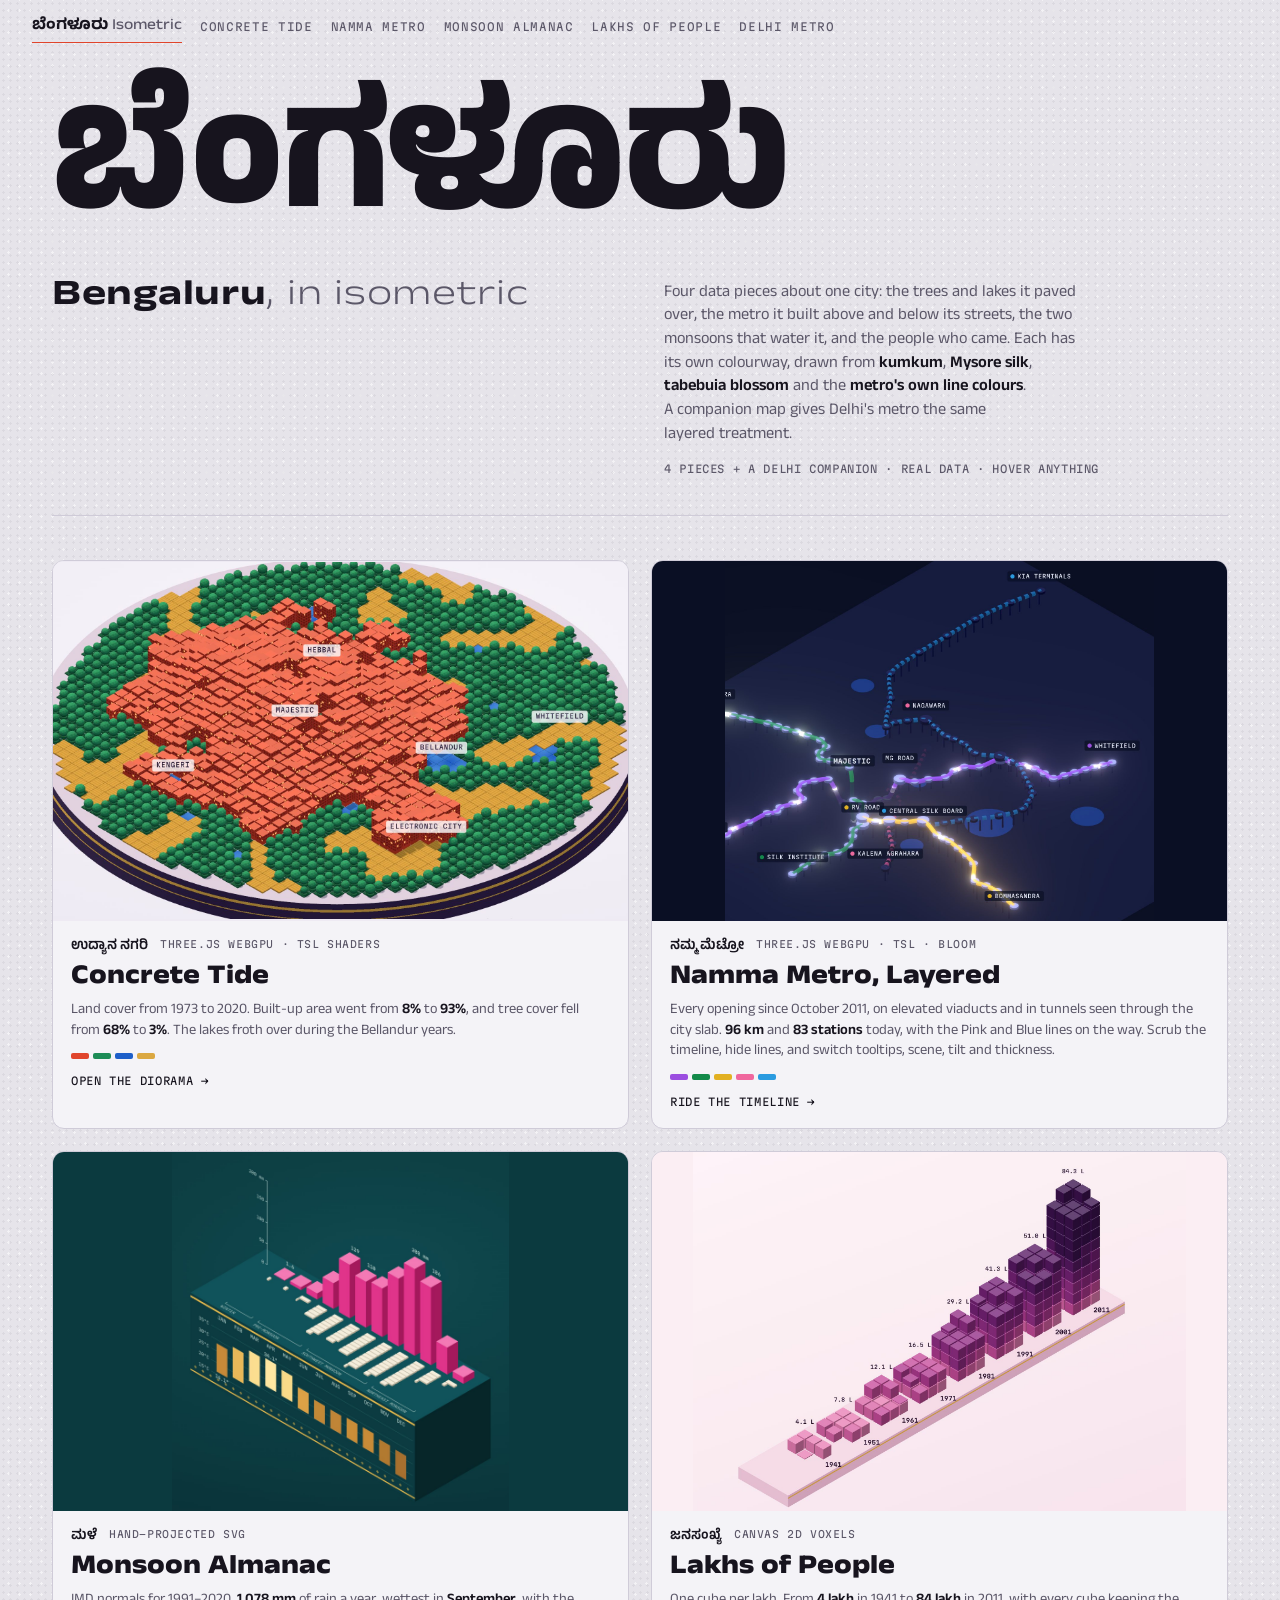
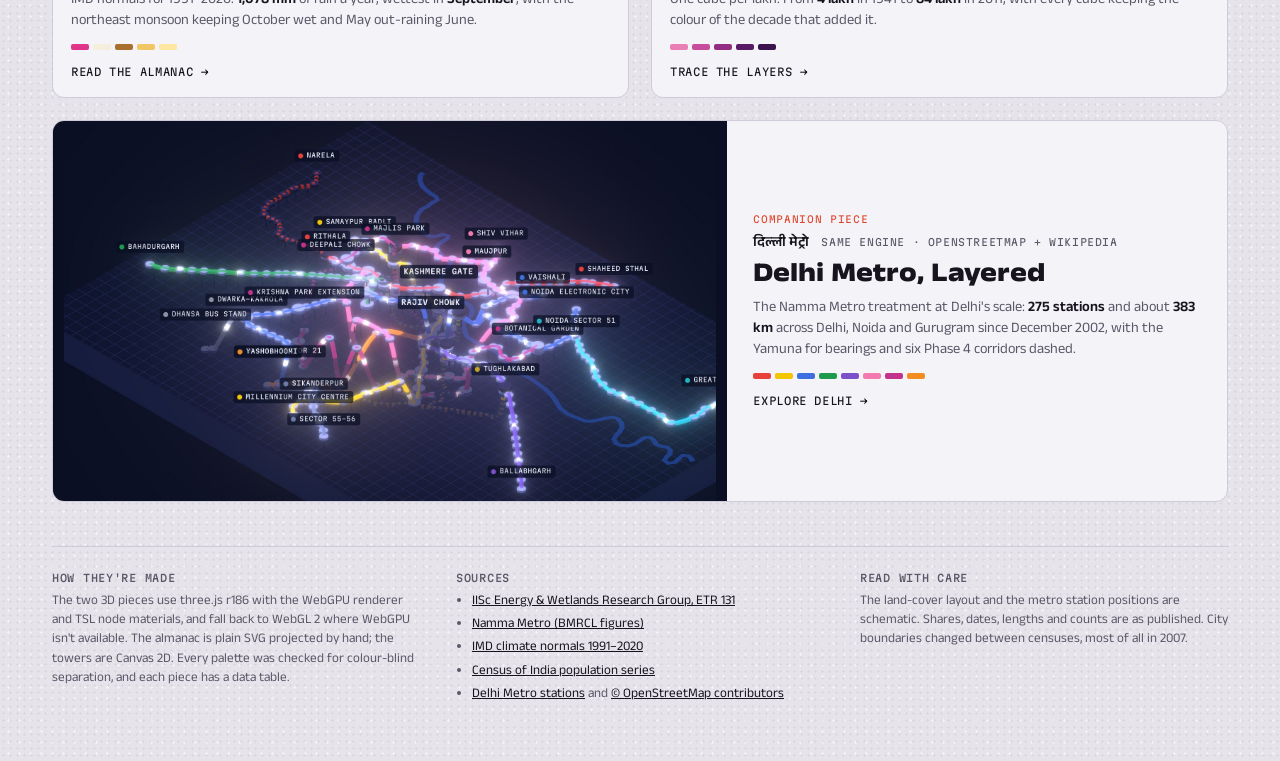
<file: index.html>
<!doctype html>
<html lang="en">
<head>
<meta charset="utf-8">
<meta name="viewport" content="width=device-width, initial-scale=1, viewport-fit=cover">
<meta name="description" content="Isometric data visualizations of Bengaluru: land cover since 1973, Namma Metro, monsoon climate normals and census population, plus a Delhi Metro companion map.">
<title>Isometric Bengaluru</title>
<link rel="preconnect" href="https://fonts.googleapis.com">
<link rel="preconnect" href="https://fonts.gstatic.com" crossorigin>
<link rel="stylesheet" href="https://fonts.googleapis.com/css2?family=Anek+Kannada:wdth,wght@75..125,300..800&family=Anek+Devanagari:wght@500..700&family=Martian+Mono:wght@300..600&display=swap">
<link rel="stylesheet" href="shared.css">
<script src="viz-only.js" defer></script>
<style>
/* Layout: a typographic masthead (the city's name in Kannada, set huge), then four cards, each a window
   in its own piece's colourway. One deliberate look: granite grey, like the Peninsular Gneiss under the city. */
:root {
  --bg: #E6E4EA;        /* granite */
  --ink: #17141E;
  --muted: #5B5768;
  --rule: #CFCBD8;
  --panel: #F4F3F7;
  --accent: #E0452C;    /* kumkum */
  color-scheme: light;
}
html, body { height: auto; }
body {
  background-color: var(--bg);
  background-image: radial-gradient(rgba(23,20,30,0.05) 1px, transparent 1.2px), radial-gradient(rgba(255,255,255,0.5) 1px, transparent 1.2px);
  background-size: 7px 7px, 11px 11px; background-position: 0 0, 3px 5px;
}
.page { max-width: 1240px; margin-inline: auto; padding: 8px var(--gutter) 56px; display: grid; gap: 44px; }
.mast { display: grid; grid-template-columns: minmax(0, 1fr) minmax(0, 1fr); gap: 22px 48px; align-items: end; padding-top: 44px; border-bottom: 1px solid var(--rule); padding-bottom: 28px; }
.mast h1 { margin: 0; line-height: 0.9; display: contents; }
.mast h1 .kn { grid-column: 1 / -1; display: block; line-height: 1; font-family: var(--display); font-weight: 800; font-size: clamp(4.2rem, 1.5rem + 11vw, 10.5rem); letter-spacing: -0.02em; }
.mast h1 .lat { display: block; align-self: start; font-family: var(--display); font-weight: 300; font-stretch: 125%; font-size: clamp(1.3rem, 0.9rem + 1.8vw, 2.25rem); letter-spacing: 0.02em; color: var(--muted); }
.mast h1 .lat b { font-weight: 700; color: var(--ink); }
.mast .lede { margin: 0; max-width: 46ch; font-size: 1.02rem; color: var(--muted); text-wrap: pretty; }
.mast .lede b { color: var(--ink); font-weight: 600; }
.meta { font-family: var(--mono); font-size: 0.66rem; letter-spacing: 0.06em; text-transform: uppercase; color: var(--muted); margin-top: 14px; }

.grid { display: grid; grid-template-columns: repeat(2, minmax(0, 1fr)); gap: 22px; }
.card { display: grid; grid-template-rows: auto 1fr; text-decoration: none; color: var(--ink); background: var(--panel); border: 1px solid var(--rule); border-radius: 12px; overflow: hidden; transition: transform 0.25s ease, box-shadow 0.25s ease; }
.card:hover { transform: translateY(-3px); box-shadow: 0 16px 40px rgba(23, 20, 30, 0.14); }
.card:focus-visible { outline: 3px solid var(--accent); outline-offset: 3px; }
.shot { background: var(--card-bg); aspect-ratio: 16 / 10; position: relative; overflow: hidden; max-width: 100%; }
.shot img { position: absolute; inset: 0; width: 100%; height: 100%; object-fit: contain; display: block; transition: transform 0.6s ease; }
.card:hover .shot img { transform: scale(1.03); }
.body { padding: 16px 18px 18px; display: grid; gap: 8px; align-content: start; }
.tagline { display: flex; flex-wrap: wrap; gap: 6px 12px; font-family: var(--mono); font-size: 0.62rem; letter-spacing: 0.06em; text-transform: uppercase; color: var(--muted); }
.tagline .k { font-family: var(--display); font-size: 0.86rem; letter-spacing: 0; text-transform: none; color: var(--ink); font-weight: 600; }
.body h2 { margin: 0; font-family: var(--display); font-weight: 800; font-stretch: 115%; font-size: 1.7rem; line-height: 1; text-wrap: balance; }
.body p { margin: 0; color: var(--muted); font-size: 0.9rem; text-wrap: pretty; }
.body p b { color: var(--ink); font-weight: 600; }
.swatches { display: flex; gap: 4px; margin-top: 4px; }
.swatches i { width: 18px; height: 6px; border-radius: 2px; display: block; }
.open { font-family: var(--mono); font-size: 0.66rem; letter-spacing: 0.06em; text-transform: uppercase; color: var(--ink); margin-top: 6px; }

.card.wide { grid-column: 1 / -1; grid-template-columns: minmax(0, 1.35fr) minmax(0, 1fr); grid-template-rows: none; }
.card.wide .shot { aspect-ratio: 16 / 9; height: 100%; }
.card.wide .body { align-content: center; padding: 22px 26px; }
.companion { font-family: var(--mono); font-size: 0.6rem; letter-spacing: 0.07em; text-transform: uppercase; color: var(--accent); }
.foot { display: grid; grid-template-columns: repeat(3, minmax(0, 1fr)); gap: 24px 36px; border-top: 1px solid var(--rule); padding-top: 24px; }
.foot h3 { font-family: var(--mono); font-weight: 500; font-size: 0.64rem; letter-spacing: 0.07em; text-transform: uppercase; color: var(--muted); margin: 0 0 8px; }
.foot p, .foot li { font-size: 0.82rem; color: var(--muted); margin: 0; }
.foot ul { margin: 0; padding-left: 16px; display: grid; gap: 4px; }
.foot a { color: var(--ink); }
@media (max-width: 860px) {
  .mast { grid-template-columns: 1fr; }
  .grid { grid-template-columns: 1fr; }
  .card.wide { grid-template-columns: 1fr; }
  .foot { grid-template-columns: 1fr; }
}
@media (prefers-reduced-motion: reduce) { .card, .shot img { transition: none; } .card:hover { transform: none; } }
</style>
</head>
<body>
<nav class="series" aria-label="Isometric Bengaluru">
  <a class="home" href="index.html" aria-current="page">ಬೆಂಗಳೂರು <span>Isometric</span></a>
  <a href="landcover.html">Concrete Tide</a>
  <a href="metro.html">Namma Metro</a>
  <a href="monsoon.html">Monsoon Almanac</a>
  <a href="people.html">Lakhs of People</a>
  <a href="delhi-metro.html">Delhi Metro</a>
</nav>
<main class="page">
  <header class="mast">
    <h1><span class="kn">ಬೆಂಗಳೂರು</span><span class="lat"><b>Bengaluru</b>, in isometric</span></h1>
    <div>
      <p class="lede">Four data pieces about one city: the trees and lakes it paved over, the metro it built above and below its streets, the two monsoons that water it, and the people who came. Each has its own colourway, drawn from <b>kumkum</b>, <b>Mysore silk</b>, <b>tabebuia blossom</b> and the <b>metro's own line colours</b>. A companion map gives Delhi's metro the same layered treatment.</p>
      <p class="meta">4 pieces + a Delhi companion · real data · hover anything</p>
    </div>
  </header>

  <section class="grid" aria-label="Pieces">
    <a class="card" href="landcover.html" style="--card-bg:#EEEAF3">
      <div class="shot"><img src="thumbs/landcover.jpg" alt="Voxel disc of Bengaluru in 2002: red built-up blocks spreading from the centre through green tree canopies, ochre fields and blue lakes" width="1700" height="1056"></div>
      <div class="body">
        <div class="tagline"><span class="k">ಉದ್ಯಾನ ನಗರಿ</span><span>three.js WebGPU · TSL shaders</span></div>
        <h2>Concrete Tide</h2>
        <p>Land cover from 1973 to 2020. Built-up area went from <b>8%</b> to <b>93%</b>, and tree cover fell from <b>68%</b> to <b>3%</b>. The lakes froth over during the Bellandur years.</p>
        <div class="swatches" aria-hidden="true"><i style="background:#E0452C"></i><i style="background:#1D8C57"></i><i style="background:#1E5FC9"></i><i style="background:#DBA842"></i></div>
        <span class="open">Open the diorama →</span>
      </div>
    </a>
    <a class="card" href="metro.html" style="--card-bg:#0A0F24">
      <div class="shot"><img src="thumbs/metro.jpg" alt="Night-time isometric slab of Bengaluru with glowing purple, green and yellow metro lines, and dashed pink and blue lines under construction" width="1432" height="1200"></div>
      <div class="body">
        <div class="tagline"><span class="k">ನಮ್ಮ ಮೆಟ್ರೋ</span><span>three.js WebGPU · TSL · bloom</span></div>
        <h2>Namma Metro, Layered</h2>
        <p>Every opening since October 2011, on elevated viaducts and in tunnels seen through the city slab. <b>96 km</b> and <b>83 stations</b> today, with the Pink and Blue lines on the way. Scrub the timeline, hide lines, and switch tooltips, scene, tilt and thickness.</p>
        <div class="swatches" aria-hidden="true"><i style="background:#9B4DE0"></i><i style="background:#138A4A"></i><i style="background:#E2B022"></i><i style="background:#F0679E"></i><i style="background:#2A9BE0"></i></div>
        <span class="open">Ride the timeline →</span>
      </div>
    </a>
    <a class="card" href="monsoon.html" style="--card-bg:#0B3A3F">
      <div class="shot"><img src="thumbs/monsoon.jpg" alt="Isometric almanac on a teal plinth: pink rain-gauge columns for each month, cream tiles for rainy days, and gold temperature bars on the front face" width="1480" height="1580"></div>
      <div class="body">
        <div class="tagline"><span class="k">ಮಳೆ</span><span>hand-projected SVG</span></div>
        <h2>Monsoon Almanac</h2>
        <p>IMD normals for 1991–2020. <b>1,078 mm</b> of rain a year, wettest in <b>September</b>, with the northeast monsoon keeping October wet and May out-raining June.</p>
        <div class="swatches" aria-hidden="true"><i style="background:#E0338A"></i><i style="background:#F6EEDC"></i><i style="background:#A8702E"></i><i style="background:#F1C766"></i><i style="background:#FFE7A1"></i></div>
        <span class="open">Read the almanac →</span>
      </div>
    </a>
    <a class="card" href="people.html" style="--card-bg:#FBEEF3">
      <div class="shot"><img src="thumbs/people.jpg" alt="Eight isometric towers of pink-to-aubergine cubes rising toward the back, one per census from 1941 to 2011" width="1760" height="1284"></div>
      <div class="body">
        <div class="tagline"><span class="k">ಜನಸಂಖ್ಯೆ</span><span>Canvas 2D voxels</span></div>
        <h2>Lakhs of People</h2>
        <p>One cube per lakh. From <b>4 lakh</b> in 1941 to <b>84 lakh</b> in 2011, with every cube keeping the colour of the decade that added it.</p>
        <div class="swatches" aria-hidden="true"><i style="background:#E97FB5"></i><i style="background:#C74C9B"></i><i style="background:#932D84"></i><i style="background:#581A64"></i><i style="background:#3B124E"></i></div>
        <span class="open">Trace the layers →</span>
      </div>
    </a>
    <a class="card wide" href="delhi-metro.html" style="--card-bg:#0A0F24">
      <div class="shot"><img src="thumbs/delhi.jpg" alt="Night-time isometric slab of the Delhi region with the Yamuna crossing it and a dense web of glowing metro lines, Phase 4 corridors dashed" width="1840" height="1070"></div>
      <div class="body">
        <span class="companion">Companion piece</span>
        <div class="tagline"><span class="k" lang="hi" style="font-family:'Anek Devanagari', var(--display)">दिल्ली मेट्रो</span><span>same engine · OpenStreetMap + Wikipedia</span></div>
        <h2>Delhi Metro, Layered</h2>
        <p>The Namma Metro treatment at Delhi's scale: <b>275 stations</b> and about <b>383 km</b> across Delhi, Noida and Gurugram since December 2002, with the Yamuna for bearings and six Phase 4 corridors dashed.</p>
        <div class="swatches" aria-hidden="true"><i style="background:#E8413C"></i><i style="background:#F2C500"></i><i style="background:#3D6FE0"></i><i style="background:#1E9A4C"></i><i style="background:#7B4FC9"></i><i style="background:#F37AAE"></i><i style="background:#C2338A"></i><i style="background:#F28C1E"></i></div>
        <span class="open">Explore Delhi →</span>
      </div>
    </a>
  </section>

  <footer class="foot">
    <div>
      <h3>How they're made</h3>
      <p>The two 3D pieces use three.js r186 with the WebGPU renderer and TSL node materials, and fall back to WebGL 2 where WebGPU isn't available. The almanac is plain SVG projected by hand; the towers are Canvas 2D. Every palette was checked for colour-blind separation, and each piece has a data table.</p>
    </div>
    <div>
      <h3>Sources</h3>
      <ul>
        <li><a href="https://wgbis.ces.iisc.ac.in/energy/water/paper/ETR131/section6.html" target="_blank" rel="noopener">IISc Energy &amp; Wetlands Research Group, ETR 131</a></li>
        <li><a href="https://en.wikipedia.org/wiki/Namma_Metro" target="_blank" rel="noopener">Namma Metro (BMRCL figures)</a></li>
        <li><a href="https://en.wikipedia.org/wiki/Bangalore#Climate" target="_blank" rel="noopener">IMD climate normals 1991–2020</a></li>
        <li><a href="https://en.wikipedia.org/wiki/Bangalore#Demographics" target="_blank" rel="noopener">Census of India population series</a></li>
        <li><a href="https://en.wikipedia.org/wiki/List_of_Delhi_Metro_stations" target="_blank" rel="noopener">Delhi Metro stations</a> and <a href="https://www.openstreetmap.org/copyright" target="_blank" rel="noopener">© OpenStreetMap contributors</a></li>
      </ul>
    </div>
    <div>
      <h3>Read with care</h3>
      <p>The land-cover layout and the metro station positions are schematic. Shares, dates, lengths and counts are as published. City boundaries changed between censuses, most of all in 2007.</p>
    </div>
  </footer>
</main>
</body>
</html>
</file>
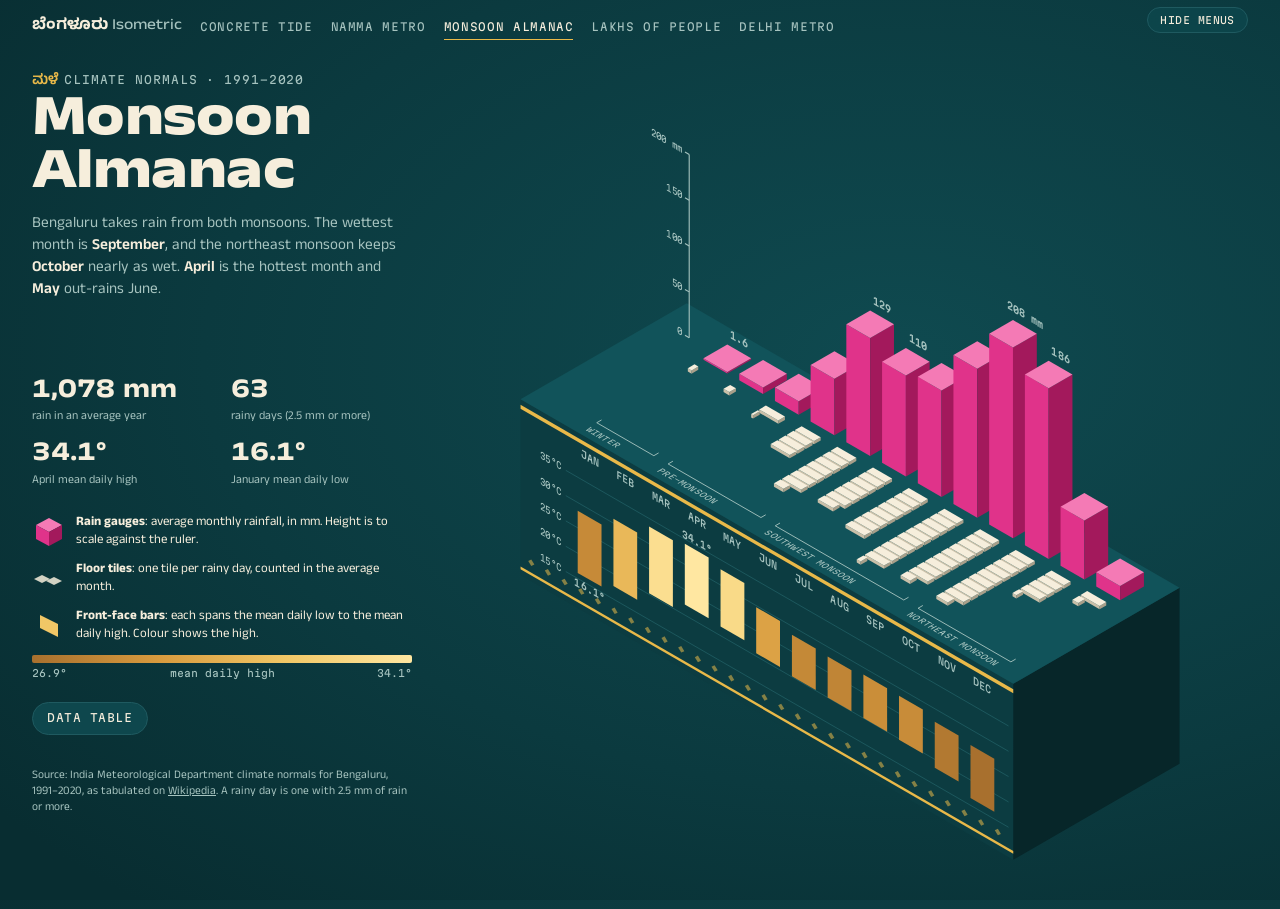
<file: monsoon.html>
<!doctype html>
<html lang="en">
<head>
<meta charset="utf-8">
<meta name="viewport" content="width=device-width, initial-scale=1, viewport-fit=cover">
<title>Monsoon Almanac</title>
<link rel="preconnect" href="https://fonts.googleapis.com">
<link rel="preconnect" href="https://fonts.gstatic.com" crossorigin>
<link rel="stylesheet" href="https://fonts.googleapis.com/css2?family=Anek+Kannada:wdth,wght@75..125,300..800&family=Martian+Mono:wght@300..600&display=swap">
<link rel="stylesheet" href="shared.css">
<style>
/* Layout: a Mysore-silk colourway. Text column on the left, one hand-projected isometric almanac on the right:
   rain gauges on the floor, temperature range bars on the back wall, rainy days laid out as floor tiles. */
:root {
  --bg: #0B3A3F;        /* peacock body */
  --ink: #F6EEDC;       /* raw-silk cream */
  --muted: #A6C3BF;
  --rule: #1F5A60;
  --panel: #0E474D;
  --accent: #E9B949;    /* zari gold */
  --rain: #E0338A;      /* rani pink */
  --rain-top: #F47AB5;
  --rain-side: #A3195C;
  color-scheme: dark;
}
body { background: radial-gradient(90% 80% at 70% 40%, #0F4A50 0%, var(--bg) 60%, #082D31 100%); background-color: var(--bg); }
.wrap { display: grid; grid-template-columns: minmax(280px, 380px) minmax(0, 1fr); grid-template-areas: "head fig" "rest fig"; align-content: start; gap: 24px 40px; padding: 18px var(--gutter) 28px; align-items: start; max-width: 1400px; margin-inline: auto; }
.head { grid-area: head; padding-top: 10px; }
.text { grid-area: rest; display: grid; gap: 22px; align-content: start; }
.facts { display: grid; grid-template-columns: 1fr 1fr; gap: 14px 18px; }
.fact b { display: block; font-family: var(--display); font-weight: 700; font-stretch: 115%; font-size: 1.7rem; line-height: 1; font-variant-numeric: tabular-nums; }
.fact span { font-size: 0.74rem; color: var(--muted); }
.key { display: grid; gap: 10px; font-size: 0.8rem; }
.key .row { display: grid; grid-template-columns: 34px 1fr; gap: 10px; align-items: center; }
.key svg { display: block; }
.ramp { height: 8px; border-radius: 2px; background: linear-gradient(90deg, #A8702E, #D89A3E, #F1C766, #FFE7A1); }
.ramp-scale { display: flex; justify-content: space-between; font-family: var(--mono); font-size: 0.62rem; color: var(--muted); margin-top: 3px; font-variant-numeric: tabular-nums; }
.figure { grid-area: fig; min-width: 0; position: relative; }
.figure svg { display: block; width: 100%; height: auto; max-height: calc(100vh - 80px); }
.figure svg text { font-family: var(--mono); fill: var(--muted); }
.m { cursor: pointer; transition: opacity 0.2s; }
.dimmed .m:not(.hot) { opacity: 0.35; }
.actions { display: flex; gap: 8px; flex-wrap: wrap; }
@media (max-width: 860px) {
  .wrap { grid-template-columns: 1fr; grid-template-areas: "head" "fig" "rest"; }
  .figure { overflow-x: auto; }
  .figure svg { max-height: none; min-width: 760px; }
}
</style>
<script src="viz-only.js" defer></script>
</head>
<body>
<nav class="series" aria-label="Isometric Bengaluru">
  <a class="home" href="index.html">ಬೆಂಗಳೂರು <span>Isometric</span></a>
  <a href="landcover.html">Concrete Tide</a>
  <a href="metro.html">Namma Metro</a>
  <a href="monsoon.html" aria-current="page">Monsoon Almanac</a>
  <a href="people.html">Lakhs of People</a>
  <a href="delhi-metro.html">Delhi Metro</a>
</nav>
<main class="wrap">
  <header class="head">
      <p class="eyebrow"><span class="kn">ಮಳೆ</span>Climate normals · 1991–2020</p>
      <h1 class="title">Monsoon Almanac</h1>
      <p class="dek">Bengaluru takes rain from both monsoons. The wettest month is <b>September</b>, and the northeast monsoon keeps <b>October</b> nearly as wet. <b>April</b> is the hottest month and <b>May</b> out-rains June.</p>
  </header>
  <section class="text">
    <div class="facts">
      <div class="fact"><b id="fTotal">1,078 mm</b><span>rain in an average year</span></div>
      <div class="fact"><b id="fDays">63</b><span>rainy days (2.5 mm or more)</span></div>
      <div class="fact"><b>34.1°</b><span>April mean daily high</span></div>
      <div class="fact"><b>16.1°</b><span>January mean daily low</span></div>
    </div>
    <div class="key">
      <div class="row"><svg width="34" height="30" viewBox="0 0 34 30" aria-hidden="true"><polygon points="4,8 17,1 30,8 17,15" fill="var(--rain-top)"/><polygon points="4,8 17,15 17,29 4,22" fill="var(--rain)"/><polygon points="17,15 30,8 30,22 17,29" fill="var(--rain-side)"/></svg><span><b>Rain gauges</b>: average monthly rainfall, in mm. Height is to scale against the ruler.</span></div>
      <div class="row"><svg width="34" height="18" viewBox="0 0 34 18" aria-hidden="true"><polygon points="2,9 10,5 18,9 10,13" fill="var(--ink)" opacity="0.85"/><polygon points="14,11 22,7 30,11 22,15" fill="var(--ink)" opacity="0.85"/></svg><span><b>Floor tiles</b>: one tile per rainy day, counted in the average month.</span></div>
      <div class="row"><svg width="34" height="30" viewBox="0 0 34 30" aria-hidden="true"><polygon points="8,4 26,13 26,26 8,17" fill="#F1C766"/></svg><span><b>Front-face bars</b>: each spans the mean daily low to the mean daily high. Colour shows the high.</span></div>
      <div><div class="ramp"></div><div class="ramp-scale"><span>26.9°</span><span>mean daily high</span><span>34.1°</span></div></div>
    </div>
    <div class="actions"><button class="btn" id="dataBtn">Data table</button></div>
    <p class="source">Source: India Meteorological Department climate normals for Bengaluru, 1991–2020, as tabulated on <a href="https://en.wikipedia.org/wiki/Bangalore#Climate" target="_blank" rel="noopener">Wikipedia</a>. A rainy day is one with 2.5 mm of rain or more.</p>
  </section>
  <section class="figure">
    <svg id="iso" role="img" aria-label="Isometric chart of Bengaluru monthly rainfall, rainy days and temperature range"></svg>
  </section>
  <div class="sheet" id="sheet" hidden>
    <button class="btn close" id="closeSheet">Close</button>
    <h2>Bengaluru climate normals, 1991–2020</h2>
    <div class="table-wrap"><table id="tbl"></table></div>
  </div>
</main>
<div class="tip" id="tip" role="status"></div>
<script>
const MONTHS = ['Jan','Feb','Mar','Apr','May','Jun','Jul','Aug','Sep','Oct','Nov','Dec'];
const FULL = ['January','February','March','April','May','June','July','August','September','October','November','December'];
// IMD 1991–2020: mean daily max °C, mean daily min °C, rainfall mm, rainy days
const D = [
  [28.4, 16.1, 1.6, 0.2], [30.9, 17.6, 7.1, 0.3], [33.4, 20.2, 14.7, 1.1], [34.1, 22.1, 61.7, 4.0],
  [33.1, 21.8, 128.7, 7.5], [29.7, 20.6, 110.3, 6.8], [28.3, 20.1, 116.4, 8.0], [28.1, 20.0, 162.7, 10.2],
  [28.6, 20.0, 208.3, 9.5], [28.5, 19.8, 186.4, 9.6], [27.4, 18.3, 64.5, 4.2], [26.9, 16.4, 15.4, 1.3],
].map((r, i) => ({ i, m: MONTHS[i], name: FULL[i], hi: r[0], lo: r[1], mm: r[2], days: r[3] }));
const NOTES = { 3: 'Pre-monsoon thunderstorms, locally called mango showers', 4: 'Mango showers peak; May out-rains June', 8: 'Wettest month', 9: 'The northeast monsoon arrives', 0: 'Driest and coolest nights' };
const SEASONS = [ [0, 1, 'Winter'], [2, 4, 'Pre-monsoon'], [5, 8, 'Southwest monsoon'], [9, 11, 'Northeast monsoon'] ];
const total = D.reduce((a, d) => a + d.mm, 0), days = D.reduce((a, d) => a + d.days, 0);
document.getElementById('fTotal').textContent = Math.round(total).toLocaleString('en-IN') + ' mm';
document.getElementById('fDays').textContent = Math.round(days);

/* ---------- isometric projection ---------- */
const U = 30, C = Math.cos(Math.PI / 6), S = 0.5;
const P = (x, y, z) => [(x - y) * C * U, ((x + y) * S - z) * U];
const pt = (p) => { const [a, b] = P(...p); return a.toFixed(1) + ',' + b.toFixed(1); };
const poly = (pts, fill, extra = '') => `<polygon points="${pts.map(pt).join(' ')}" fill="${fill}" ${extra}/>`;
const line = (a, b, stroke, w = 1, extra = '') => { const [x1, y1] = P(...a), [x2, y2] = P(...b); return `<line x1="${x1.toFixed(1)}" y1="${y1.toFixed(1)}" x2="${x2.toFixed(1)}" y2="${y2.toFixed(1)}" stroke="${stroke}" stroke-width="${w}" ${extra}/>`; };
// visible faces from this camera: top (+z), left (+y), right (+x)
function box(x0, y0, z0, dx, dy, dz, top, left, right, extra = '') {
  const x1 = x0 + dx, y1 = y0 + dy, z1 = z0 + dz;
  return poly([[x0, y1, z0], [x1, y1, z0], [x1, y1, z1], [x0, y1, z1]], left, extra) +
         poly([[x1, y0, z0], [x1, y1, z0], [x1, y1, z1], [x1, y0, z1]], right, extra) +
         poly([[x0, y0, z1], [x1, y0, z1], [x1, y1, z1], [x0, y1, z1]], top, extra);
}
// text lying in a vertical x–z plane, or flat on the floor
const wallText = (x, y, z, str, size, fill, anchor = 'start', weight = 400) => { const [a, b] = P(x, y, z); return `<text transform="matrix(${C},${S},0,1,${a.toFixed(1)},${b.toFixed(1)})" font-size="${size}" fill="${fill}" text-anchor="${anchor}" font-weight="${weight}">${str}</text>`; };
const floorText = (x, y, z, str, size, fill, anchor = 'start') => { const [a, b] = P(x, y, z); return `<text transform="matrix(${C},${S},${-C},${S},${a.toFixed(1)},${b.toFixed(1)})" font-size="${size}" fill="${fill}" text-anchor="${anchor}">${str}</text>`; };

/* ---------- scales ---------- */
const SP = 1.5, W = 1.0;                 // month spacing, column width
const colX = (i) => i * SP;
const RAIN_H = 7 / 210;                   // units per mm
const COL_Y = [0.4, 1.4], TILE_Y0 = 1.85, TILE = 0.34;
const X0 = -2.4, X1 = colX(11) + W + 0.8, BACK_Y = -0.3, FRONT_Y = TILE_Y0 + 10.4 * TILE + 1.3;
const PL_BOT = -6.4;                      // plinth bottom; its front face carries the temperature chart
const T0 = 14, T1 = 36, TZ0 = -5.5, TZ1 = -1.45;
const zT = (t) => TZ0 + (t - T0) / (T1 - T0) * (TZ1 - TZ0);
// temperature ramp by mean daily high (dark → bright gold as it gets hotter)
const RAMP = ['#A8702E', '#D89A3E', '#F1C766', '#FFE7A1'];
function ramp(t) {
  const u = Math.max(0, Math.min(1, (t - 26.9) / (34.1 - 26.9))) * (RAMP.length - 1), k = Math.min(RAMP.length - 2, Math.floor(u)), f = u - k;
  const a = RAMP[k].match(/\w\w/g).map(h => parseInt(h, 16)), b = RAMP[k + 1].match(/\w\w/g).map(h => parseInt(h, 16));
  return '#' + a.map((v, j) => Math.round(v + (b[j] - v) * f).toString(16).padStart(2, '0')).join('');
}

/* ---------- drawing ---------- */
const svg = document.getElementById('iso');
{ // viewBox from the projected extremes
  const corners = [[X0, BACK_Y, 210 * RAIN_H + 1], [X1, BACK_Y, 210 * RAIN_H + 1], [X0, FRONT_Y, PL_BOT], [X1, FRONT_Y, PL_BOT], [X0, FRONT_Y, 0], [X1, BACK_Y, 0], [X1, BACK_Y, PL_BOT]].map(p => P(...p));
  const xs = corners.map(c => c[0]), ys = corners.map(c => c[1]);
  const pad = 24; svg.setAttribute('viewBox', `${(Math.min(...xs) - pad).toFixed(0)} ${(Math.min(...ys) - pad).toFixed(0)} ${(Math.max(...xs) - Math.min(...xs) + pad * 2).toFixed(0)} ${(Math.max(...ys) - Math.min(...ys) + pad * 2).toFixed(0)}`);
}
const ink = 'var(--ink)', muted = 'var(--muted)', gold = 'var(--accent)';
const F = FRONT_Y;
function draw(k) { // k: 0→1 growth factor for the load animation
  let s = '';
  // plinth: a silk-bordered block; the front face is the temperature panel
  s += box(X0, BACK_Y, PL_BOT, X1 - X0, FRONT_Y - BACK_Y, -PL_BOT, '#11535A', '#0C3C41', '#072629');
  s += poly([[X0, F, -0.34], [X1, F, -0.34], [X1, F, -0.2], [X0, F, -0.2]], gold);
  s += poly([[X0, F, PL_BOT + 0.22], [X1, F, PL_BOT + 0.22], [X1, F, PL_BOT + 0.32], [X0, F, PL_BOT + 0.32]], gold);
  for (let x = X0 + 0.45; x < X1 - 0.2; x += 0.7) s += poly([[x, F, PL_BOT + 0.56], [x + 0.13, F, PL_BOT + 0.68], [x, F, PL_BOT + 0.8], [x - 0.13, F, PL_BOT + 0.68]], gold, 'opacity="0.55"');
  // temperature grid on the front face
  for (let t = 15; t <= 35; t += 5) {
    s += line([X0 + 1.9, F, zT(t)], [X1 - 0.2, F, zT(t)], '#1E5A60', 1);
    s += wallText(X0 + 1.7, F, zT(t) - 0.1, t + '°C', 10, muted, 'end');
  }
  // rain ruler in the gauges' own plane, so heights read true
  const ry = (COL_Y[0] + COL_Y[1]) / 2, rx = -1.1;
  s += line([rx, ry, 0], [rx, ry, 200 * RAIN_H], muted, 1.2);
  for (let mm = 0; mm <= 200; mm += 50) { s += line([rx - 0.18, ry, mm * RAIN_H], [rx, ry, mm * RAIN_H], muted, 1.2); s += wallText(rx - 0.3, ry, mm * RAIN_H - 0.1, mm + (mm === 200 ? ' mm' : ''), 10, muted, 'end'); }
  // seasons, lying on the floor along the front edge
  SEASONS.forEach(([a, b, label]) => {
    const xa = colX(a) + 0.05, xb = colX(b) + W - 0.05, yy = F - 0.75;
    s += line([xa, yy, 0], [xb, yy, 0], muted, 1) + line([xa, yy - 0.2, 0], [xa, yy, 0], muted, 1) + line([xb, yy - 0.2, 0], [xb, yy, 0], muted, 1);
    s += floorText(xa, yy + 0.5, 0, label.toUpperCase(), 9, muted);
  });
  // months, back to front
  D.forEach(d => {
    const x = colX(d.i), kk = Math.max(0, Math.min(1, k * 1.6 - d.i * 0.05));
    const e = 1 - Math.pow(1 - kk, 3);
    let g = '';
    // hit areas first so the marks paint over them
    g += poly([[x - 0.25, COL_Y[0], 0], [x + W + 0.25, COL_Y[0], 0], [x + W + 0.25, F, 0], [x - 0.25, F, 0]], 'transparent');
    g += poly([[x - 0.25, F, 0], [x + W + 0.25, F, 0], [x + W + 0.25, F, PL_BOT], [x - 0.25, F, PL_BOT]], 'transparent');
    // rain gauge column
    const h = Math.max(0.04, d.mm * RAIN_H * e);
    g += box(x, COL_Y[0], 0, W, COL_Y[1] - COL_Y[0], h, 'var(--rain-top)', 'var(--rain)', 'var(--rain-side)');
    // rainy-day tiles
    const n = d.days * e;
    for (let t = 0; t < Math.ceil(n - 1e-9); t++) {
      const f = Math.min(1, n - t), y0 = TILE_Y0 + t * TILE;
      g += box(x + 0.1, y0 + 0.03, 0, (W - 0.2) * f, TILE - 0.06, 0.12, '#F6EEDC', '#C9BFA8', '#A89F8A');
    }
    // temperature range bar on the front face
    const c = ramp(d.hi), zl = zT(d.lo), zh = zl + (zT(d.hi) - zl) * e;
    g += poly([[x, F, zl], [x + W, F, zl], [x + W, F, zh], [x, F, zh]], c);
    // month label on the face, just under the zari band
    g += wallText(x + W / 2, F, -0.85, d.m.toUpperCase(), 11, ink, 'middle', 500);
    s += `<g class="m" data-i="${d.i}">${g}</g>`;
  });
  // selective direct labels: the extremes only
  const lab = (d, z, str) => wallText(colX(d.i) + W / 2, COL_Y[0], z, str, 11, ink, 'middle', 600);
  s += lab(D[8], D[8].mm * RAIN_H * k + 0.3, '208 mm');
  s += lab(D[9], D[9].mm * RAIN_H * k + 0.3, '186');
  s += lab(D[0], 0.35, '1.6');
  s += wallText(colX(3) + W / 2, F, zT(D[3].hi) * 1 + 0.18, '34.1°', 10.5, ink, 'middle', 600);
  s += wallText(colX(0) + W / 2, F, zT(D[0].lo) - 0.5, '16.1°', 10.5, ink, 'middle', 600);
  s += lab(D[4], D[4].mm * RAIN_H * k + 0.3, '129');
  s += lab(D[5], D[5].mm * RAIN_H * k + 0.3, '110');
  svg.innerHTML = s;
}

const reduce = matchMedia('(prefers-reduced-motion: reduce)').matches;
if (reduce) draw(1);
else { draw(0.02); const t0 = performance.now(); const step = (t) => { const k = Math.min(1, (t - t0) / 1400); draw(k); if (k < 1) requestAnimationFrame(step); }; requestAnimationFrame(step); }

// on narrow screens the figure scrolls sideways; start it on the monsoon months
{ const fig = document.querySelector('.figure'); if (fig.scrollWidth > fig.clientWidth + 4) fig.scrollLeft = (fig.scrollWidth - fig.clientWidth) * 0.55; }

/* ---------- hover ---------- */
const tip = document.getElementById('tip');
function showTip(html, x, y) { tip.innerHTML = html; const w = tip.offsetWidth, h = tip.offsetHeight; tip.style.transform = `translate(${Math.min(innerWidth - w - 8, x + 16)}px, ${Math.max(8, Math.min(innerHeight - h - 8, y - h - 12))}px)`; }
function hideTip() { tip.style.transform = 'translate(-9999px,-9999px)'; svg.classList.remove('dimmed'); svg.querySelectorAll('.hot').forEach(n => n.classList.remove('hot')); }
svg.addEventListener('pointermove', (e) => {
  const g = e.target.closest('.m'); if (!g) return hideTip();
  const d = D[+g.dataset.i];
  svg.classList.add('dimmed'); svg.querySelectorAll('.hot').forEach(n => n !== g && n.classList.remove('hot')); g.classList.add('hot');
  showTip(`<div class="t-head">${d.name}</div>
    <div class="t-row"><span><i class="sw" style="background:var(--rain)"></i>Rainfall</span><span>${d.mm.toFixed(1)} mm</span></div>
    <div class="t-row"><span><i class="sw" style="background:var(--ink)"></i>Rainy days</span><span>${d.days.toFixed(1)}</span></div>
    <div class="t-row"><span><i class="sw" style="background:${ramp(d.hi)}"></i>Mean high</span><span>${d.hi.toFixed(1)} °C</span></div>
    <div class="t-row"><span><i class="sw" style="background:transparent;border:1px solid var(--muted)"></i>Mean low</span><span>${d.lo.toFixed(1)} °C</span></div>
    <div class="t-note">${(d.mm / total * 100).toFixed(1)}% of the year's rain${NOTES[d.i] ? '. ' + NOTES[d.i] : ''}</div>`, e.clientX, e.clientY);
});
svg.addEventListener('pointerleave', hideTip);

/* ---------- table ---------- */
document.getElementById('tbl').innerHTML = '<thead><tr><th>Month</th><th>Rain (mm)</th><th>Rainy days</th><th>Mean high (°C)</th><th>Mean low (°C)</th></tr></thead><tbody>' +
  D.map(d => `<tr><td>${d.name}</td><td>${d.mm.toFixed(1)}</td><td>${d.days.toFixed(1)}</td><td>${d.hi.toFixed(1)}</td><td>${d.lo.toFixed(1)}</td></tr>`).join('') +
  `<tr><td><b>Year</b></td><td><b>${total.toFixed(1)}</b></td><td><b>${days.toFixed(1)}</b></td><td></td><td></td></tr></tbody>`;
document.getElementById('dataBtn').onclick = () => { document.getElementById('sheet').hidden = false; };
document.getElementById('closeSheet').onclick = () => { document.getElementById('sheet').hidden = true; };
</script>
</body>
</html>
</file>
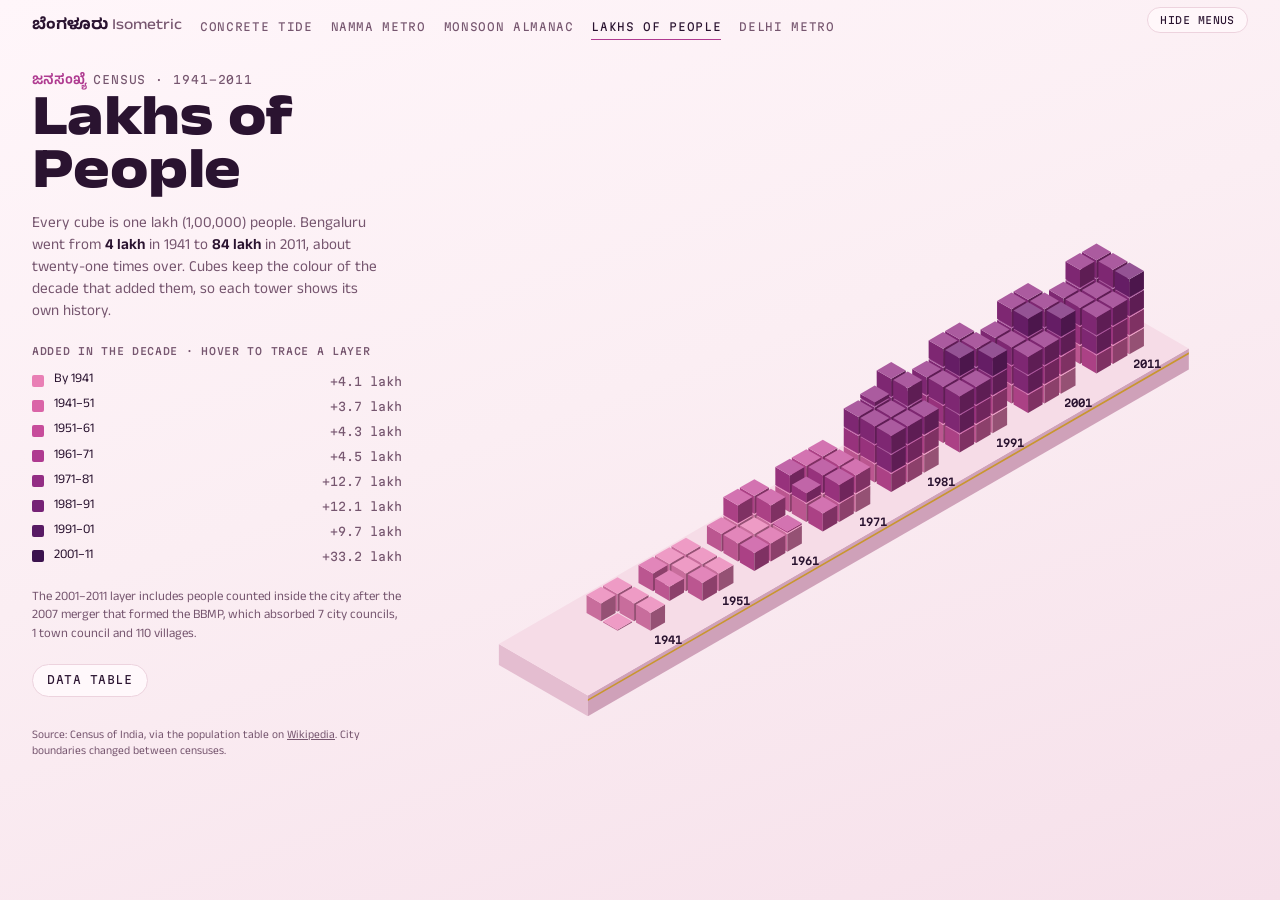
<file: people.html>
<!doctype html>
<html lang="en">
<head>
<meta charset="utf-8">
<meta name="viewport" content="width=device-width, initial-scale=1, viewport-fit=cover">
<title>Lakhs of People</title>
<link rel="preconnect" href="https://fonts.googleapis.com">
<link rel="preconnect" href="https://fonts.gstatic.com" crossorigin>
<link rel="stylesheet" href="https://fonts.googleapis.com/css2?family=Anek+Kannada:wdth,wght@75..125,300..800&family=Martian+Mono:wght@300..600&display=swap">
<link rel="stylesheet" href="shared.css">
<style>
/* Layout: tabebuia-season pink. Text column left; right, a skyline of census towers rising toward the back,
   one cube per lakh of people, each cube coloured by the decade that added it, so the strata read across towers. */
:root {
  --bg: #FBEEF3;        /* pink trumpet-tree petals on the pavement */
  --ink: #2A1330;
  --muted: #76566F;
  --rule: #EDD3DE;
  --panel: #FFF8FB;
  --accent: #AF3A90;
  color-scheme: light;
}
body { background: linear-gradient(160deg, #FFF6FA 0%, var(--bg) 45%, #F6E0EA 100%); background-color: var(--bg); }
.wrap { display: grid; grid-template-columns: minmax(280px, 370px) minmax(0, 1fr); grid-template-areas: "head fig" "rest fig"; gap: 20px 36px; padding: 18px var(--gutter) 28px; max-width: 1440px; margin-inline: auto; align-content: start; }
.head { grid-area: head; padding-top: 10px; }
.rest { grid-area: rest; display: grid; gap: 20px; align-content: start; }
.figure { grid-area: fig; position: relative; min-width: 0; }
#cv { display: block; width: 100%; height: min(78vh, 760px); min-height: 420px; }
.bands { display: grid; gap: 4px; }
.bands h2, .how h2 { font-family: var(--mono); font-weight: 500; font-size: 0.62rem; letter-spacing: 0.07em; text-transform: uppercase; color: var(--muted); margin: 0 0 6px; }
.band { width: calc(100% + 12px); display: grid; grid-template-columns: 14px 1fr auto; gap: 8px; align-items: center; padding: 3px 6px; margin-inline: -6px; border-radius: 4px; background: none; border: 0; text-align: left; cursor: pointer; font-size: 0.82rem; }
.band:hover, .band[aria-pressed="true"] { background: color-mix(in srgb, var(--accent) 10%, transparent); }
.band .sw { width: 12px; height: 12px; margin: 0; }
.band .n { font-family: var(--mono); font-size: 0.72rem; color: var(--muted); font-variant-numeric: tabular-nums; }
.how { font-size: 0.8rem; color: var(--muted); display: grid; gap: 6px; }
.how p { margin: 0; }
.actions { display: flex; gap: 8px; flex-wrap: wrap; }
@media (max-width: 860px) {
  .wrap { grid-template-columns: 1fr; grid-template-areas: "head" "fig" "rest"; }
  #cv { height: 70vh; min-height: 380px; }
}
</style>
<script src="viz-only.js" defer></script>
</head>
<body>
<nav class="series" aria-label="Isometric Bengaluru">
  <a class="home" href="index.html">ಬೆಂಗಳೂರು <span>Isometric</span></a>
  <a href="landcover.html">Concrete Tide</a>
  <a href="metro.html">Namma Metro</a>
  <a href="monsoon.html">Monsoon Almanac</a>
  <a href="people.html" aria-current="page">Lakhs of People</a>
  <a href="delhi-metro.html">Delhi Metro</a>
</nav>
<main class="wrap">
  <header class="head">
    <p class="eyebrow"><span class="kn">ಜನಸಂಖ್ಯೆ</span>Census · 1941–2011</p>
    <h1 class="title">Lakhs of People</h1>
    <p class="dek">Every cube is one lakh (1,00,000) people. Bengaluru went from <b>4 lakh</b> in 1941 to <b>84 lakh</b> in 2011, about twenty-one times over. Cubes keep the colour of the decade that added them, so each tower shows its own history.</p>
  </header>
  <section class="figure">
    <canvas id="cv" role="img" aria-label="Isometric towers of Bengaluru's population by census year, one cube per lakh people"></canvas>
  </section>
  <section class="rest">
    <div class="bands">
      <h2>Added in the decade · hover to trace a layer</h2>
      <div id="bands"></div>
    </div>
    <div class="how">
      <p>The 2001–2011 layer includes people counted inside the city after the 2007 merger that formed the BBMP, which absorbed 7 city councils, 1 town council and 110 villages.</p>
    </div>
    <div class="actions"><button class="btn" id="dataBtn">Data table</button></div>
    <p class="source">Source: Census of India, via the population table on <a href="https://en.wikipedia.org/wiki/Bangalore#Demographics" target="_blank" rel="noopener">Wikipedia</a>. City boundaries changed between censuses.</p>
  </section>
  <div class="sheet" id="sheet" hidden>
    <button class="btn close" id="closeSheet">Close</button>
    <h2>Population by census</h2>
    <div class="table-wrap"><table id="tbl"></table></div>
  </div>
</main>
<div class="tip" id="tip" role="status"></div>
<script>
const POP = [[1941, 406760], [1951, 778977], [1961, 1207000], [1971, 1654000], [1981, 2922000], [1991, 4130000], [2001, 5101000], [2011, 8425970]]
  .map(([y, p], i, a) => ({ i, y, p, add: i ? p - a[i - 1][1] : p, g: i ? (p / a[i - 1][1] - 1) * 100 : null }));
const RAMP = ['#E97FB5', '#DA64A7', '#C74C9B', '#AF3A90', '#932D84', '#762276', '#581A64', '#3B124E'];
const BAND_LABEL = (i) => i === 0 ? 'By 1941' : `${POP[i - 1].y}–${String(POP[i].y).slice(2)}`;
const inr = (n) => Math.round(n).toLocaleString('en-IN');
const lakh = (n) => (n / 1e5).toFixed(1);
const reduce = matchMedia('(prefers-reduced-motion: reduce)').matches;

/* ---------- cubes ---------- */
const FOOT = 3, GAP = 1.15, SPAN = FOOT + GAP;
// towers march toward the back-right: each census sits further along −y
const TOWERS = POP.map(d => {
  const n = d.p / 1e5, cubes = [];
  for (let k = 0; k < Math.ceil(n - 1e-9); k++) {
    const layer = Math.floor(k / (FOOT * FOOT)), slot = k % (FOOT * FOOT);
    // fill each layer back-to-front so partial layers read as a growing count
    const order = [[0, 0], [1, 0], [0, 1], [2, 0], [1, 1], [0, 2], [2, 1], [1, 2], [2, 2]][slot];
    const lo = k * 1e5, band = POP.findIndex(q => q.p > lo + 1);
    cubes.push({ cx: order[0], cy: order[1], cz: layer, f: Math.min(1, n - k), band, k });
  }
  return { d, x0: 0, y0: -d.i * SPAN, cubes };
});
const TOTAL_CUBES = TOWERS.reduce((a, t) => a + t.cubes.length, 0);

/* ---------- projection + fit ---------- */
const cv = document.getElementById('cv'), ctx = cv.getContext('2d');
const C = Math.cos(Math.PI / 6), S = 0.5;
let U = 20, OX = 0, OY = 0, W = 0, H = 0;
const P = (x, y, z) => [OX + (x - y) * C * U, OY + ((x + y) * S - z) * U];
function fit() {
  const r = cv.getBoundingClientRect(), dpr = Math.min(2, devicePixelRatio || 1);
  W = r.width; H = r.height; cv.width = Math.round(W * dpr); cv.height = Math.round(H * dpr); ctx.setTransform(dpr, 0, 0, dpr, 0, 0);
  // extremes in unit space
  const pts = [];
  TOWERS.forEach(t => { const top = Math.ceil(t.d.p / 1e5 / 9) + 1.4; [[0, t.y0, 0], [FOOT, t.y0, 0], [0, t.y0 + FOOT, 0], [FOOT, t.y0 + FOOT, 0], [0, t.y0, top], [FOOT, t.y0, top]].forEach(p => pts.push(p)); });
  pts.push([-1, 2 + FOOT + 1.2, -1.4], [FOOT + 1.5, -7 * SPAN - 1, -1.4], [FOOT + 1.5, FOOT + 3.2, -1.4]);
  const xs = pts.map(p => (p[0] - p[1]) * C), ys = pts.map(p => (p[0] + p[1]) * S - p[2]);
  const minX = Math.min(...xs), maxX = Math.max(...xs), minY = Math.min(...ys), maxY = Math.max(...ys);
  const pad = 40;
  U = Math.min((W - pad * 2) / (maxX - minX), (H - pad * 2) / (maxY - minY));
  OX = pad - minX * U + ((W - pad * 2) - (maxX - minX) * U) / 2; OY = pad - minY * U + ((H - pad * 2) - (maxY - minY) * U) / 2;
}

function shade(hex, f) { const n = parseInt(hex.slice(1), 16); const r = n >> 16, g = (n >> 8) & 255, b = n & 255; const m = (v) => Math.round(f > 1 ? v + (255 - v) * (f - 1) : v * f); return `rgb(${m(r)},${m(g)},${m(b)})`; }
function quad(pts, fill) { ctx.beginPath(); pts.forEach((p, i) => { const [a, b] = P(...p); i ? ctx.lineTo(a, b) : ctx.moveTo(a, b); }); ctx.closePath(); ctx.fillStyle = fill; ctx.fill(); }
function cube(x, y, z, s, h, hex, alpha) {
  const x1 = x + s, y1 = y + s, z1 = z + h;
  ctx.globalAlpha = alpha;
  quad([[x, y1, z], [x1, y1, z], [x1, y1, z1], [x, y1, z1]], shade(hex, 0.86));   // +y face
  quad([[x1, y, z], [x1, y1, z], [x1, y1, z1], [x1, y, z1]], shade(hex, 0.64));   // +x face
  quad([[x, y, z1], [x1, y, z1], [x1, y1, z1], [x, y1, z1]], shade(hex, 1.22));   // top
  ctx.globalAlpha = 1;
}
function text(str, x, y, z, { size = 11, color = '#2A1330', weight = 500, align = 'center', font = 'Martian Mono' } = {}) {
  const [a, b] = P(x, y, z); ctx.font = `${weight} ${size}px "${font}", ui-monospace, monospace`; ctx.fillStyle = color; ctx.textAlign = align; ctx.textBaseline = 'alphabetic'; ctx.fillText(str, a, b);
}

let focus = -1, progress = reduce ? 1 : 0;
function draw() {
  ctx.clearRect(0, 0, W, H);
  // plinth running under the whole skyline
  const px0 = -1, px1 = FOOT + 1.4, py0 = -7 * SPAN - 1.2, py1 = FOOT + 3.2, pz = -1.1;
  quad([[px0, py1, pz], [px1, py1, pz], [px1, py1, 0], [px0, py1, 0]], '#E4BDD0');
  quad([[px1, py0, pz], [px1, py1, pz], [px1, py1, 0], [px1, py0, 0]], '#CFA1B9');
  quad([[px0, py0, 0], [px1, py0, 0], [px1, py1, 0], [px0, py1, 0]], '#F6DCE7');
  // a gold kerb line along the front edge
  quad([[px1, py0, -0.3], [px1, py1, -0.3], [px1, py1, -0.2], [px1, py0, -0.2]], '#C9962E');
  // towers back (latest) to front (earliest)
  const shown = Math.floor(progress * TOTAL_CUBES + 1e-6);
  let seen = 0;
  const all = [];
  TOWERS.forEach(t => t.cubes.forEach(c => all.push({ t, c })));
  // reveal in band order, so each decade's layer lands at once across every tower
  const revealRank = new Map(); all.slice().sort((a, b) => a.c.band - b.c.band || a.c.k - b.c.k || a.t.d.i - b.t.d.i).forEach((o, r) => revealRank.set(o, r));
  for (let ti = TOWERS.length - 1; ti >= 0; ti--) {
    const t = TOWERS[ti];
    const cubes = t.cubes.slice().sort((a, b) => a.cz - b.cz || (a.cx + a.cy) - (b.cx + b.cy));
    for (const c of cubes) {
      const o = all.find(q => q.c === c);
      if (revealRank.get(o) >= shown) continue;
      const alpha = focus < 0 || c.band === focus ? 1 : 0.22;
      const g = 0.06;
      cube(t.x0 + c.cx + g, t.y0 + c.cy + g, c.cz + g * 0.5, 1 - g * 2, (c.f) * (1 - g), RAMP[c.band], alpha);
    }
    // year on the plinth, in front of each tower; population label floating above
    const fs = Math.max(8, Math.min(12, U * 0.5));
    text(String(t.d.y), t.x0 + FOOT + 0.7, t.y0 + FOOT * 0.5, 0, { size: fs + 1, weight: 600, align: 'left' });
    if (progress > 0.98) {
      const top = Math.ceil(t.d.p / 1e5 / 9) + 0.45;
      text(lakh(t.d.p) + (U > 16 ? ' L' : ''), t.x0, t.y0, top, { size: fs, weight: 500, color: focus < 0 || focus === t.d.i ? '#2A1330' : '#76566F' });
    }
  }
}
function animate() {
  if (reduce) { progress = 1; draw(); return; }
  const t0 = performance.now(), dur = 2600;
  const step = (t) => { progress = Math.min(1, (t - t0) / dur); progress = 1 - Math.pow(1 - progress, 2); draw(); if (progress < 1) requestAnimationFrame(step); };
  requestAnimationFrame(step);
}
new ResizeObserver(() => { fit(); draw(); }).observe(cv);
fit();
(document.fonts?.ready || Promise.resolve()).then(() => { fit(); animate(); });
draw();

/* ---------- legend (bands) ---------- */
const bandsEl = document.getElementById('bands');
bandsEl.innerHTML = POP.map(d => `<button class="band" data-i="${d.i}" aria-pressed="false"><span class="sw" style="background:${RAMP[d.i]}"></span><span>${BAND_LABEL(d.i)}</span><span class="n">+${lakh(d.add)} lakh</span></button>`).join('');
function setFocus(i) { focus = i; bandsEl.querySelectorAll('.band').forEach(b => b.setAttribute('aria-pressed', String(+b.dataset.i === i))); draw(); }
bandsEl.addEventListener('pointerover', (e) => { const b = e.target.closest('.band'); if (b) setFocus(+b.dataset.i); });
bandsEl.addEventListener('pointerleave', () => setFocus(-1));
bandsEl.addEventListener('focusin', (e) => { const b = e.target.closest('.band'); if (b) setFocus(+b.dataset.i); });
bandsEl.addEventListener('focusout', () => setFocus(-1));

/* ---------- hover on towers ---------- */
const tip = document.getElementById('tip');
function showTip(html, x, y) { tip.innerHTML = html; const w = tip.offsetWidth, h = tip.offsetHeight; tip.style.transform = `translate(${Math.min(innerWidth - w - 8, x + 16)}px, ${Math.max(8, Math.min(innerHeight - h - 8, y - h - 12))}px)`; }
function hideTip() { tip.style.transform = 'translate(-9999px,-9999px)'; }
function hull(t) { // screen polygon around a tower box
  const top = Math.ceil(t.d.p / 1e5 / 9) + 0.9, x0 = t.x0 - 0.2, x1 = t.x0 + FOOT + 0.2, y0 = t.y0 - 0.2, y1 = t.y0 + FOOT + 0.2;
  return [[x0, y0, top], [x1, y0, top], [x1, y0, 0], [x1, y1, 0], [x0, y1, 0], [x0, y1, top]].map(p => P(...p));
}
function inside(pt, poly) { let c = false; for (let i = 0, j = poly.length - 1; i < poly.length; j = i++) { const [xi, yi] = poly[i], [xj, yj] = poly[j]; if (((yi > pt[1]) !== (yj > pt[1])) && (pt[0] < (xj - xi) * (pt[1] - yi) / (yj - yi) + xi)) c = !c; } return c; }
cv.addEventListener('pointermove', (e) => {
  const r = cv.getBoundingClientRect(), pt = [e.clientX - r.left, e.clientY - r.top];
  let hit = null; for (const t of TOWERS) if (inside(pt, hull(t))) hit = t; // front-most wins (earlier towers are in front)
  if (!hit) { hideTip(); if (focus !== -1) setFocus(-1); return; }
  const d = hit.d;
  if (focus !== d.i) setFocus(d.i);
  showTip(`<div class="t-head">${d.y}</div>
    <div class="t-row"><span>Population</span><span>${inr(d.p)}</span></div>
    <div class="t-row"><span>In lakh</span><span>${lakh(d.p)}</span></div>
    ${d.i ? `<div class="t-row"><span><i class="sw" style="background:${RAMP[d.i]}"></i>Added since ${POP[d.i - 1].y}</span><span>+${lakh(d.add)} L</span></div><div class="t-row"><span>Decade growth</span><span>${d.g.toFixed(1)}%</span></div>` : ''}
    <div class="t-note">${d.y === 2011 ? 'Includes the 2007 BBMP merger. ' : ''}${d.y === 2001 ? 'The slowest decade in the series. ' : ''}Highlighted: the layer this decade added, in every later tower.</div>`, e.clientX, e.clientY);
});
cv.addEventListener('pointerleave', () => { hideTip(); setFocus(-1); });

/* ---------- table ---------- */
document.getElementById('tbl').innerHTML = '<thead><tr><th>Census</th><th>Population</th><th>Lakh</th><th>Added</th><th>Decade growth</th></tr></thead><tbody>' +
  POP.map(d => `<tr><td>${d.y}</td><td>${inr(d.p)}</td><td>${lakh(d.p)}</td><td>${d.i ? '+' + inr(d.add) : '–'}</td><td>${d.i ? d.g.toFixed(1) + '%' : '–'}</td></tr>`).join('') + '</tbody>';
document.getElementById('dataBtn').onclick = () => { document.getElementById('sheet').hidden = false; };
document.getElementById('closeSheet').onclick = () => { document.getElementById('sheet').hidden = true; };
</script>
</body>
</html>
</file>
<file: shared.css>
/* Shared chrome for the Isometric Bengaluru pieces.
   Each page defines its own tokens (--bg, --ink, --muted, --rule, --panel, --accent)
   on :root; everything here reads from them. */
:root {
  --display: "Anek Kannada", "Noto Sans Kannada", "Avenir Next Condensed", "Arial Narrow", system-ui, sans-serif;
  --body: "Anek Kannada", "Noto Sans Kannada", system-ui, -apple-system, "Segoe UI", sans-serif;
  --mono: "Martian Mono", ui-monospace, "SF Mono", Menlo, Consolas, monospace;
  --gutter: clamp(16px, 3vw, 32px);
  --step--1: 0.78rem;
  --step-0: 0.95rem;
  --step-1: 1.15rem;
  --step-3: clamp(2rem, 1.2rem + 3.4vw, 3.6rem);
}
*, *::before, *::after { box-sizing: border-box; }
html, body { height: 100%; }
body {
  margin: 0;
  background: var(--bg);
  color: var(--ink);
  font-family: var(--body);
  font-size: var(--step-0);
  line-height: 1.45;
  -webkit-font-smoothing: antialiased;
}
a { color: inherit; }
button { font: inherit; color: inherit; }
:focus-visible { outline: 2px solid var(--accent); outline-offset: 2px; border-radius: 3px; }

/* ---------- collection nav ---------- */
.series {
  display: flex; align-items: center; gap: 18px;
  padding: 12px var(--gutter) 0;
  font-family: var(--mono); font-size: 0.68rem; letter-spacing: 0.06em; text-transform: uppercase;
  overflow-x: auto; scrollbar-width: none; white-space: nowrap;
  position: relative; z-index: 5;
}
.series::-webkit-scrollbar { display: none; }
.series a { text-decoration: none; color: var(--muted); padding-block: 4px; border-bottom: 1px solid transparent; }
.series a:hover { color: var(--ink); }
.series a[aria-current="page"] { color: var(--ink); border-bottom-color: var(--accent); }
.series .home { color: var(--ink); font-family: var(--display); font-size: 0.95rem; letter-spacing: 0; text-transform: none; font-weight: 700; font-stretch: 112%; }
.series .home span { font-weight: 500; color: var(--muted); }

/* ---------- headings ---------- */
.eyebrow {
  font-family: var(--mono); font-size: 0.7rem; letter-spacing: 0.08em; text-transform: uppercase; color: var(--muted);
  margin: 0 0 6px;
}
.eyebrow .kn { font-family: var(--display); letter-spacing: 0; text-transform: none; font-size: 0.9rem; color: var(--accent); margin-right: 6px; font-weight: 600; }
h1.title {
  font-family: var(--display); font-weight: 800; font-stretch: 118%;
  font-size: var(--step-3); line-height: 0.92; letter-spacing: -0.01em;
  margin: 0; text-wrap: balance;
}
.dek { margin: 10px 0 0; max-width: 44ch; color: var(--muted); font-size: var(--step-0); text-wrap: pretty; }
.dek b { color: var(--ink); font-weight: 600; }

/* ---------- tooltip ---------- */
.tip {
  position: fixed; left: 0; top: 0; z-index: 50; pointer-events: none;
  background: var(--panel); color: var(--ink);
  border: 1px solid var(--rule); border-radius: 6px;
  padding: 8px 10px; min-width: 150px; max-width: 260px;
  font-size: 0.8rem; line-height: 1.35;
  box-shadow: 0 6px 24px rgba(0,0,0,0.18);
  transform: translate(-9999px, -9999px);
}
.tip .t-head { font-weight: 700; font-family: var(--display); font-size: 0.95rem; font-stretch: 108%; }
.tip .t-row { display: flex; justify-content: space-between; gap: 14px; font-variant-numeric: tabular-nums; }
.tip .t-row span:first-child { color: var(--muted); }
.tip .t-note { color: var(--muted); margin-top: 4px; font-size: 0.74rem; }
.sw { display: inline-block; width: 10px; height: 10px; border-radius: 2px; vertical-align: -1px; margin-right: 6px; }

/* ---------- controls ---------- */
.btn {
  display: inline-flex; align-items: center; gap: 8px;
  border: 1px solid var(--rule); background: var(--panel); border-radius: 999px;
  padding: 7px 14px; cursor: pointer;
  font-family: var(--mono); font-size: 0.7rem; letter-spacing: 0.05em; text-transform: uppercase;
}
.btn:hover { border-color: var(--ink); }
.btn[aria-pressed="true"] { background: var(--ink); color: var(--bg); border-color: var(--ink); }

/* ---------- data table sheet ---------- */
.sheet {
  position: fixed; inset: auto var(--gutter) calc(var(--gutter) + env(safe-area-inset-bottom, 0px)) var(--gutter);
  max-width: 760px; margin-inline: auto; max-height: 70%;
  background: var(--panel); border: 1px solid var(--rule); border-radius: 10px;
  padding: 16px 18px; z-index: 40; overflow: auto;
  box-shadow: 0 20px 60px rgba(0,0,0,0.25);
}
.sheet h2 { font-family: var(--display); font-stretch: 110%; font-size: 1.1rem; margin: 0 0 8px; }
.sheet table { border-collapse: collapse; width: 100%; font-variant-numeric: tabular-nums; font-size: 0.8rem; }
.sheet th, .sheet td { text-align: right; padding: 6px 8px; border-bottom: 1px solid var(--rule); white-space: nowrap; }
.sheet th:first-child, .sheet td:first-child { text-align: left; }
.sheet th { font-family: var(--mono); font-weight: 500; font-size: 0.66rem; letter-spacing: 0.05em; text-transform: uppercase; color: var(--muted); }
.sheet .table-wrap { overflow-x: auto; }
.sheet .close { float: right; }

.source { font-size: 0.72rem; color: var(--muted); line-height: 1.4; }
.source a { color: var(--muted); }

.legend-key { display: inline-flex; align-items: center; gap: 6px; }

@media (prefers-reduced-motion: reduce) {
  * { transition: none !important; animation: none !important; }
}

/* ---------- "/" hides the chrome and leaves only the visualization (viz-only.js) ---------- */
.viz-only .series, .viz-only .intro, .viz-only .legend, .viz-only .ledger, .viz-only .rail, .viz-only .note,
.viz-only .panel, .viz-only .sheet, .viz-only .head, .viz-only .text, .viz-only .rest, .viz-only .mast, .viz-only .foot, .viz-only .touch-hint { display: none !important; }
.viz-only .stage { position: fixed; inset: 0; height: auto; min-height: 0; z-index: 1; }
.viz-only .wrap { grid-template-columns: minmax(0, 1fr); grid-template-areas: "fig"; max-width: none; padding-block: 12px; }
.viz-only .figure { display: grid; place-items: center; min-height: calc(100vh - 24px); }
.viz-only .figure svg { max-height: calc(100vh - 24px); }
.viz-only #cv { height: calc(100vh - 24px); }
.viz-hint {
  position: fixed; left: 50%; bottom: calc(18px + env(safe-area-inset-bottom, 0px)); z-index: 60; pointer-events: none;
  transform: translate(-50%, 12px); opacity: 0; transition: opacity 0.25s ease, transform 0.25s ease;
  background: var(--panel); color: var(--ink); border: 1px solid var(--rule); border-radius: 999px; padding: 7px 14px;
  font-family: var(--mono); font-size: 0.68rem; letter-spacing: 0.04em; box-shadow: 0 8px 24px rgba(0, 0, 0, 0.2);
  width: max-content; max-width: calc(100vw - 32px); text-align: center;
}
.viz-hint.show { opacity: 1; transform: translate(-50%, 0); }
/* the on-screen alternative to "/" — stays visible while everything else is hidden */
.viz-toggle {
  position: fixed; z-index: 60; top: calc(7px + env(safe-area-inset-top, 0px)); right: var(--gutter);
  padding: 5px 12px; font-size: 0.62rem; backdrop-filter: blur(6px);
  background: color-mix(in srgb, var(--panel) 85%, transparent);
}
.viz-only .viz-toggle { opacity: 0.6; }
.viz-only .viz-toggle:hover, .viz-only .viz-toggle:focus-visible { opacity: 1; }
.has-viz-toggle .series { padding-right: calc(var(--gutter) + 120px); }
</file>
